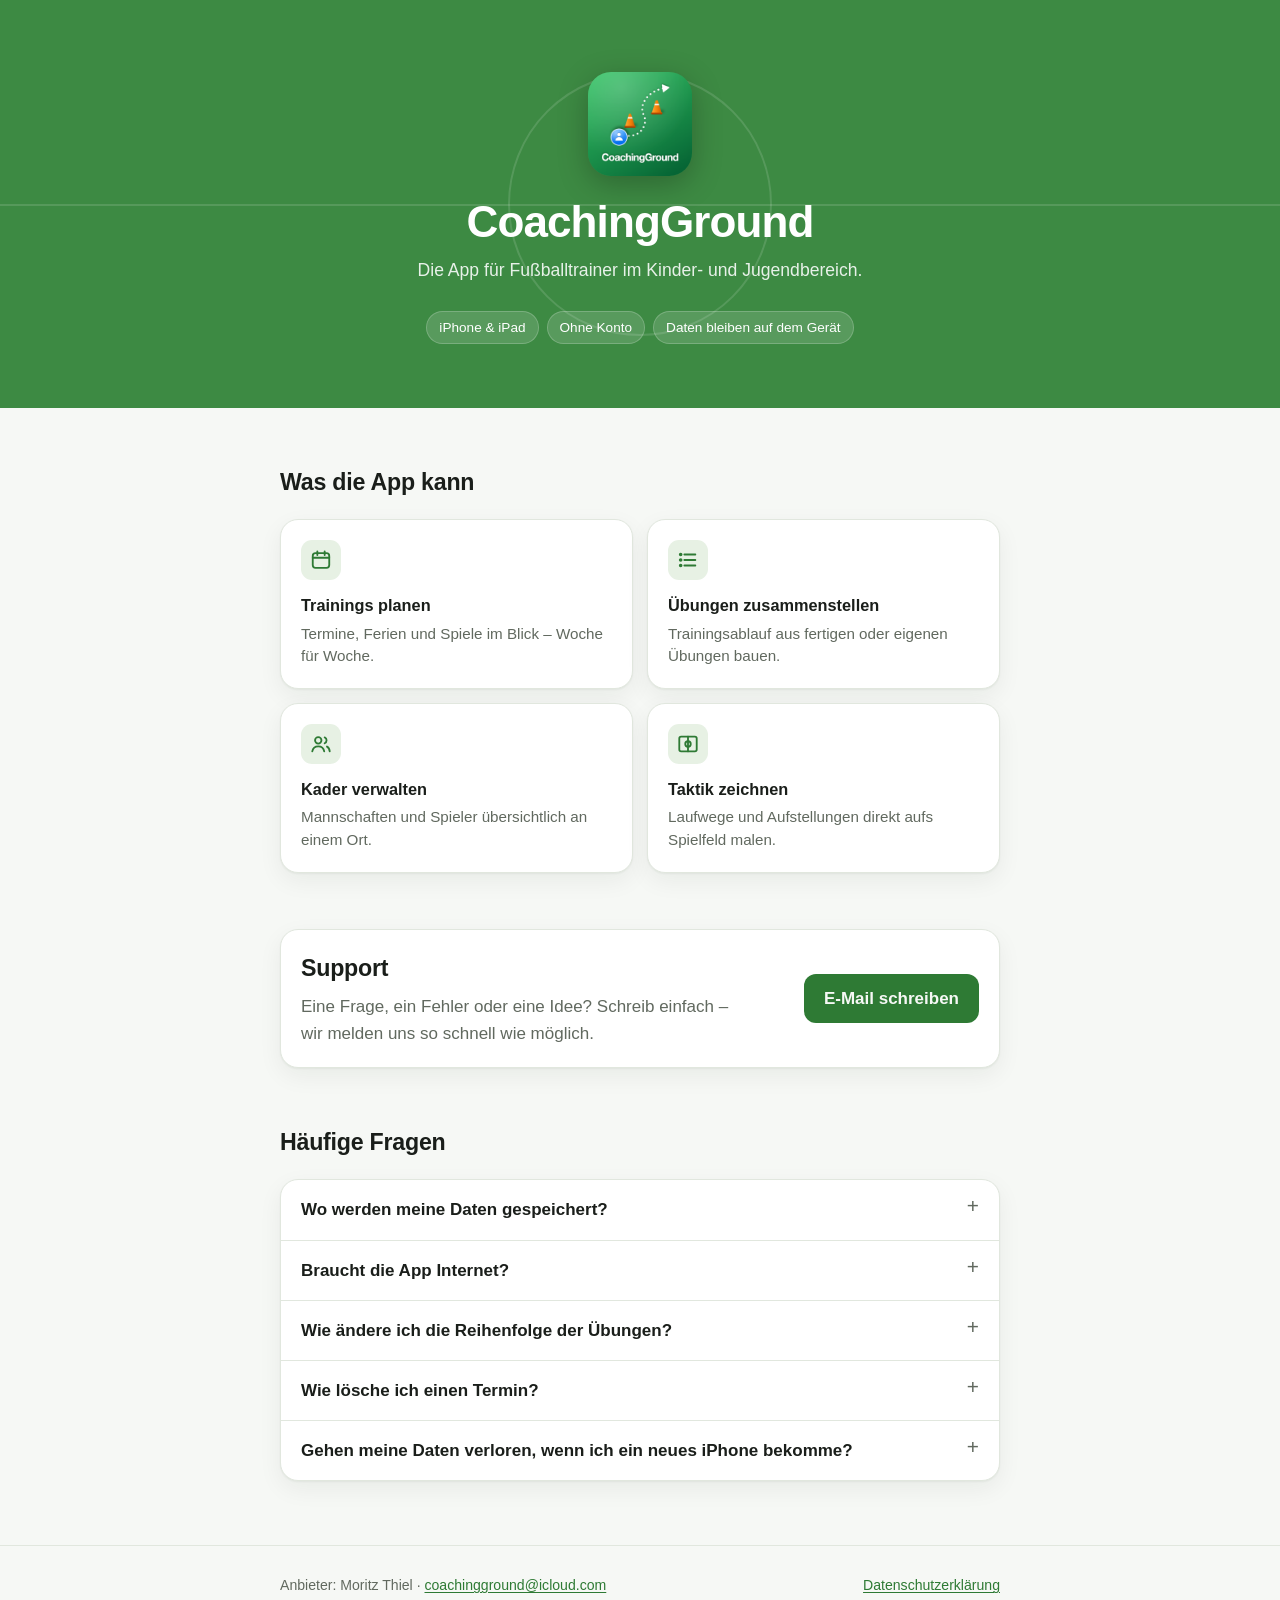
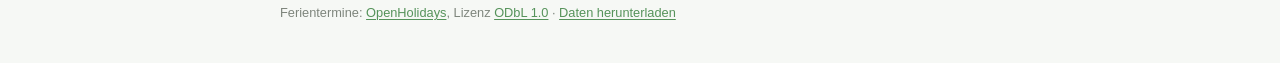
<file: index.html>
<!DOCTYPE html>
<html lang="de">
<head>
<meta charset="utf-8">
<meta name="viewport" content="width=device-width, initial-scale=1">
<title>CoachingGround – Die App für Fußballtrainer</title>
<meta name="description" content="Trainings planen, Übungen zusammenstellen, Kader verwalten – für Trainer im Kinder- und Jugendfußball.">
<link rel="icon" href="icon.png">
<link rel="apple-touch-icon" href="icon.png">
<link rel="stylesheet" href="style.css">
</head>
<body>

<header class="hero">
  <img class="app-icon" src="icon.png" alt="App-Icon von CoachingGround">
  <h1>CoachingGround</h1>
  <p>Die App für Fußballtrainer im Kinder- und Jugendbereich.</p>
  <div class="badges">
    <span>iPhone &amp; iPad</span>
    <span>Ohne Konto</span>
    <span>Daten bleiben auf dem Gerät</span>
  </div>
</header>

<main class="wrap">

  <section>
    <h2>Was die App kann</h2>
    <div class="features">
      <div class="card feature">
        <div class="ic"><svg viewBox="0 0 24 24" fill="none" stroke="currentColor" stroke-width="2" stroke-linecap="round" stroke-linejoin="round"><rect x="3" y="4.5" width="18" height="16" rx="3"/><path d="M3 9.5h18M8 2.5v4M16 2.5v4"/></svg></div>
        <h3>Trainings planen</h3>
        <p>Termine, Ferien und Spiele im Blick – Woche für Woche.</p>
      </div>
      <div class="card feature">
        <div class="ic"><svg viewBox="0 0 24 24" fill="none" stroke="currentColor" stroke-width="2" stroke-linecap="round" stroke-linejoin="round"><path d="M8 6h12M8 12h12M8 18h12"/><circle cx="4" cy="6" r="1"/><circle cx="4" cy="12" r="1"/><circle cx="4" cy="18" r="1"/></svg></div>
        <h3>Übungen zusammenstellen</h3>
        <p>Trainingsablauf aus fertigen oder eigenen Übungen bauen.</p>
      </div>
      <div class="card feature">
        <div class="ic"><svg viewBox="0 0 24 24" fill="none" stroke="currentColor" stroke-width="2" stroke-linecap="round" stroke-linejoin="round"><circle cx="9" cy="8" r="3.5"/><path d="M2.5 20c.6-3.4 3.2-5.5 6.5-5.5s5.9 2.1 6.5 5.5"/><path d="M16 4.8a3.5 3.5 0 0 1 0 6.4M18.5 14.8c1.6.8 2.7 2.5 3 5.2"/></svg></div>
        <h3>Kader verwalten</h3>
        <p>Mannschaften und Spieler übersichtlich an einem Ort.</p>
      </div>
      <div class="card feature">
        <div class="ic"><svg viewBox="0 0 24 24" fill="none" stroke="currentColor" stroke-width="2" stroke-linecap="round" stroke-linejoin="round"><rect x="2.5" y="4" width="19" height="16" rx="2"/><path d="M12 4v16"/><circle cx="12" cy="12" r="3"/></svg></div>
        <h3>Taktik zeichnen</h3>
        <p>Laufwege und Aufstellungen direkt aufs Spielfeld malen.</p>
      </div>
    </div>
  </section>

  <section>
    <div class="card support">
      <div>
        <h2>Support</h2>
        <p>Eine Frage, ein Fehler oder eine Idee? Schreib einfach – wir melden uns so schnell wie möglich.</p>
      </div>
      <a class="button" href="mailto:coachingground@icloud.com">E-Mail schreiben</a>
    </div>
  </section>

  <section>
    <h2>Häufige Fragen</h2>
    <div class="card faq">
      <details>
        <summary>Wo werden meine Daten gespeichert?</summary>
        <p>Nur auf deinem Gerät. CoachingGround hat keinen Server und kein Benutzerkonto. Mehr dazu in der <a href="datenschutz.html">Datenschutzerklärung</a>.</p>
      </details>
      <details>
        <summary>Braucht die App Internet?</summary>
        <p>Nein. CoachingGround funktioniert komplett offline – auch die Schulferien aller Bundesländer sind fest eingebaut.</p>
      </details>
      <details>
        <summary>Wie ändere ich die Reihenfolge der Übungen?</summary>
        <p>Im Trainingsablauf eine Übung gedrückt halten und an die neue Stelle ziehen – oder über das Menü „Nach oben“ / „Nach unten“ verschieben.</p>
      </details>
      <details>
        <summary>Wie lösche ich einen Termin?</summary>
        <p>Im Planer den Termin nach links wischen oder gedrückt halten und „Löschen“ wählen.</p>
      </details>
      <details>
        <summary>Gehen meine Daten verloren, wenn ich ein neues iPhone bekomme?</summary>
        <p>Nicht, wenn du das neue Gerät aus einem iCloud- oder Computer-Backup einrichtest – die Daten von CoachingGround sind darin enthalten.</p>
      </details>
    </div>
  </section>

</main>

<footer>
  <div class="wrap">
    <p>Anbieter: Moritz Thiel · <a href="mailto:coachingground@icloud.com">coachingground@icloud.com</a></p>
    <p><a href="datenschutz.html">Datenschutzerklärung</a></p>
    <p class="credits">Ferientermine: <a href="https://www.openholidaysapi.org">OpenHolidays</a>, Lizenz <a href="https://opendatacommons.org/licenses/odbl/1-0/">ODbL 1.0</a> · <a href="ferien.json">Daten herunterladen</a></p>
  </div>
</footer>

</body>
</html>
</file>
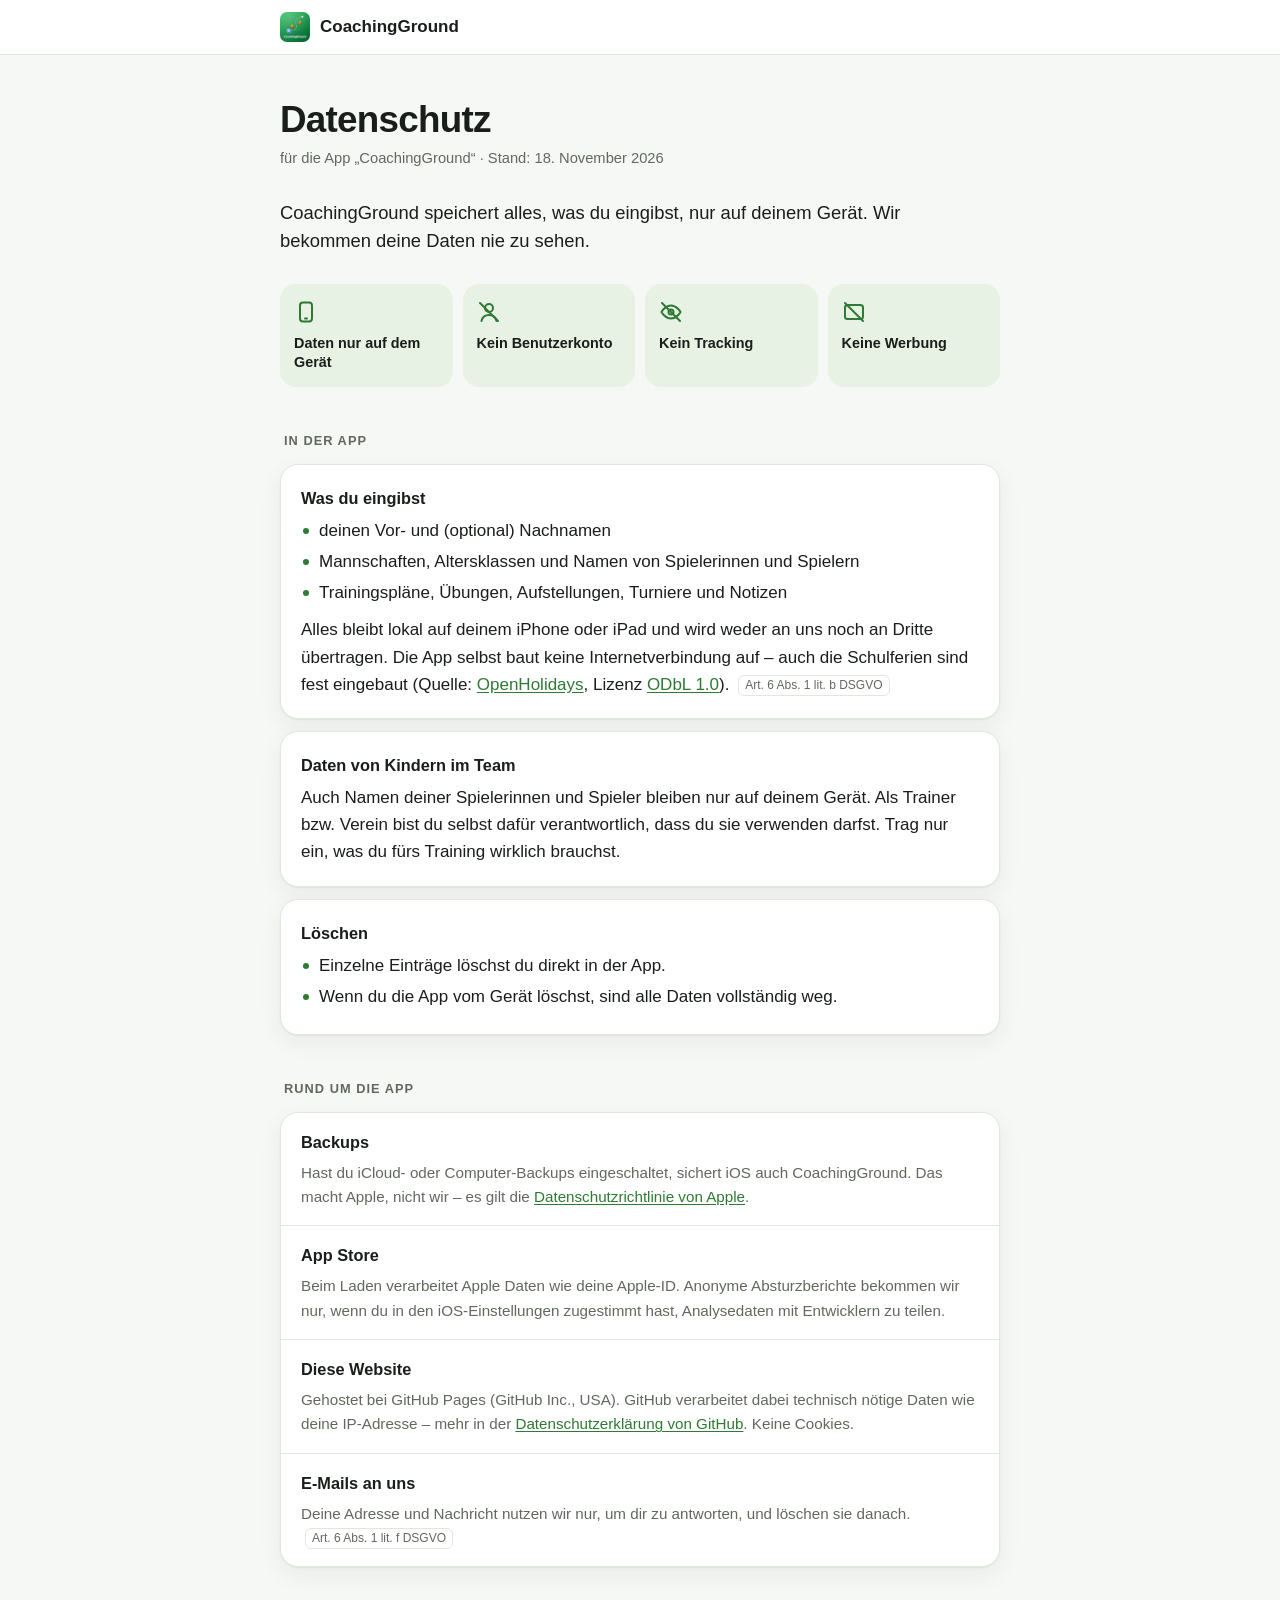
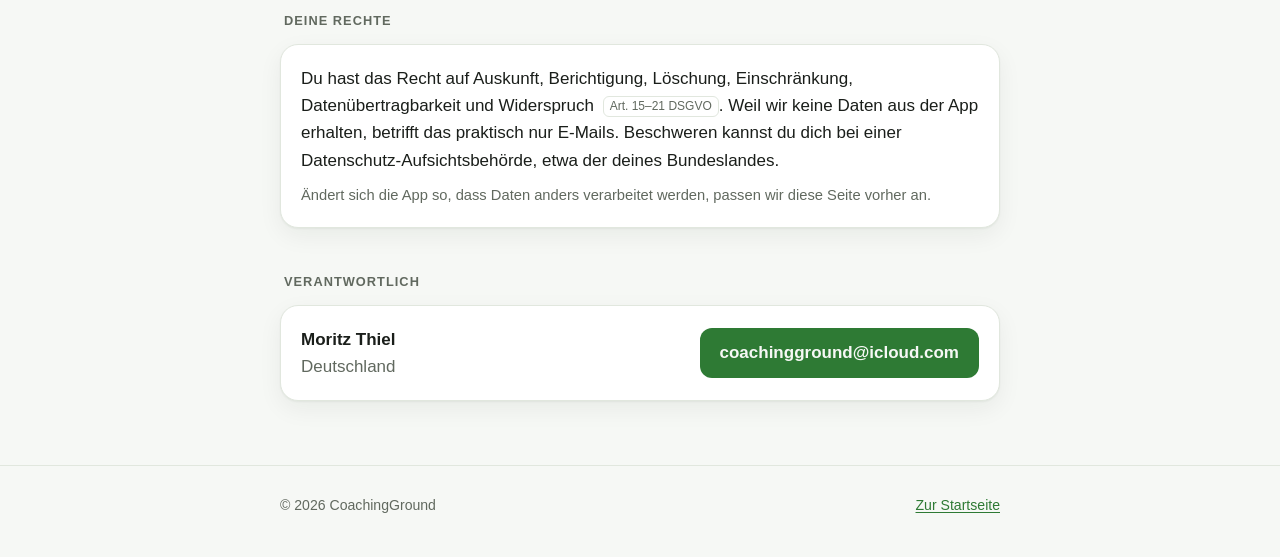
<file: datenschutz.html>
<!DOCTYPE html>
<html lang="de">
<head>
<meta charset="utf-8">
<meta name="viewport" content="width=device-width, initial-scale=1">
<title>Datenschutz – CoachingGround</title>
<link rel="icon" href="icon.png">
<link rel="stylesheet" href="style.css">
</head>
<body>
<div class="topbar"><div class="wrap"><img src="icon.png" alt=""><a href="index.html">CoachingGround</a></div></div>

<main class="wrap doc">
  <h1>Datenschutz</h1>
  <p class="meta">für die App „CoachingGround“ · Stand: 18. November 2026</p>

  <p class="lead">CoachingGround speichert alles, was du eingibst, nur auf deinem Gerät. Wir bekommen deine Daten nie zu sehen.</p>

  <div class="tiles">
    <div class="tile">
      <svg viewBox="0 0 24 24" fill="none" stroke="currentColor" stroke-width="2" stroke-linecap="round" stroke-linejoin="round"><rect x="6" y="2.5" width="12" height="19" rx="3"/><path d="M11 18.5h2"/></svg>
      <span>Daten nur auf dem Gerät</span>
    </div>
    <div class="tile">
      <svg viewBox="0 0 24 24" fill="none" stroke="currentColor" stroke-width="2" stroke-linecap="round" stroke-linejoin="round"><circle cx="12" cy="8" r="4"/><path d="M4.5 21c.8-3.8 3.8-6 7.5-6s6.7 2.2 7.5 6"/><path d="M3 3l18 18"/></svg>
      <span>Kein Benutzerkonto</span>
    </div>
    <div class="tile">
      <svg viewBox="0 0 24 24" fill="none" stroke="currentColor" stroke-width="2" stroke-linecap="round" stroke-linejoin="round"><path d="M2.5 12s3.5-6.5 9.5-6.5 9.5 6.5 9.5 6.5-3.5 6.5-9.5 6.5S2.5 12 2.5 12z"/><circle cx="12" cy="12" r="2.5"/><path d="M3 3l18 18"/></svg>
      <span>Kein Tracking</span>
    </div>
    <div class="tile">
      <svg viewBox="0 0 24 24" fill="none" stroke="currentColor" stroke-width="2" stroke-linecap="round" stroke-linejoin="round"><rect x="3" y="5" width="18" height="14" rx="2.5"/><path d="M3 3l18 18"/></svg>
      <span>Keine Werbung</span>
    </div>
  </div>

  <h2>In der App</h2>

  <div class="card block">
    <h3>Was du eingibst</h3>
    <ul>
      <li>deinen Vor- und (optional) Nachnamen</li>
      <li>Mannschaften, Altersklassen und Namen von Spielerinnen und Spielern</li>
      <li>Trainingspläne, Übungen, Aufstellungen, Turniere und Notizen</li>
    </ul>
    <p>Alles bleibt lokal auf deinem iPhone oder iPad und wird weder an uns noch an Dritte übertragen. Die App selbst baut keine Internetverbindung auf – auch die Schulferien sind fest eingebaut (Quelle: <a href="https://www.openholidaysapi.org">OpenHolidays</a>, Lizenz <a href="https://opendatacommons.org/licenses/odbl/1-0/">ODbL 1.0</a>). <span class="law">Art. 6 Abs. 1 lit. b DSGVO</span></p>
  </div>

  <div class="card block">
    <h3>Daten von Kindern im Team</h3>
    <p>Auch Namen deiner Spielerinnen und Spieler bleiben nur auf deinem Gerät. Als Trainer bzw. Verein bist du selbst dafür verantwortlich, dass du sie verwenden darfst. Trag nur ein, was du fürs Training wirklich brauchst.</p>
  </div>

  <div class="card block">
    <h3>Löschen</h3>
    <ul>
      <li>Einzelne Einträge löschst du direkt in der App.</li>
      <li>Wenn du die App vom Gerät löschst, sind alle Daten vollständig weg.</li>
    </ul>
  </div>

  <h2>Rund um die App</h2>

  <div class="card list">
    <div class="row">
      <h3>Backups</h3>
      <p>Hast du iCloud- oder Computer-Backups eingeschaltet, sichert iOS auch CoachingGround. Das macht Apple, nicht wir – es gilt die <a href="https://www.apple.com/de/legal/privacy/">Datenschutzrichtlinie von Apple</a>.</p>
    </div>
    <div class="row">
      <h3>App Store</h3>
      <p>Beim Laden verarbeitet Apple Daten wie deine Apple-ID. Anonyme Absturzberichte bekommen wir nur, wenn du in den iOS-Einstellungen zugestimmt hast, Analysedaten mit Entwicklern zu teilen.</p>
    </div>
    <div class="row">
      <h3>Diese Website</h3>
      <p>Gehostet bei GitHub Pages (GitHub Inc., USA). GitHub verarbeitet dabei technisch nötige Daten wie deine IP-Adresse – mehr in der <a href="https://docs.github.com/de/site-policy/privacy-policies/github-general-privacy-statement">Datenschutzerklärung von GitHub</a>. Keine Cookies.</p>
    </div>
    <div class="row">
      <h3>E-Mails an uns</h3>
      <p>Deine Adresse und Nachricht nutzen wir nur, um dir zu antworten, und löschen sie danach. <span class="law">Art. 6 Abs. 1 lit. f DSGVO</span></p>
    </div>
  </div>

  <h2>Deine Rechte</h2>

  <div class="card block">
    <p>Du hast das Recht auf Auskunft, Berichtigung, Löschung, Einschränkung, Datenübertragbarkeit und Widerspruch <span class="law">Art. 15–21 DSGVO</span>. Weil wir keine Daten aus der App erhalten, betrifft das praktisch nur E-Mails. Beschweren kannst du dich bei einer Datenschutz-Aufsichtsbehörde, etwa der deines Bundeslandes.</p>
    <p class="muted">Ändert sich die App so, dass Daten anders verarbeitet werden, passen wir diese Seite vorher an.</p>
  </div>

  <h2>Verantwortlich</h2>

  <div class="card contact-card">
    <div>
      <strong>Moritz Thiel</strong>
      <p>Deutschland</p>
    </div>
    <a class="button" href="mailto:coachingground@icloud.com">coachingground@icloud.com</a>
  </div>
</main>

<footer>
  <div class="wrap">
    <p>© 2026 CoachingGround</p>
    <p><a href="index.html">Zur Startseite</a></p>
  </div>
</footer>
</body>
</html>
</file>
<file: style.css>
:root {
  --bg: #f6f8f5;
  --surface: #ffffff;
  --text: #1a1e1a;
  --muted: #61695f;
  --line: #e1e7de;
  --accent: #2e7a34;
  --accent-soft: #e7f1e4;
  --pitch: #3d8a43;
  --shadow: 0 1px 2px rgba(20, 40, 20, .05), 0 8px 24px rgba(20, 40, 20, .06);
}

@media (prefers-color-scheme: dark) {
  :root {
    --bg: #0f1210;
    --surface: #181d19;
    --text: #e9ede8;
    --muted: #98a397;
    --line: #262e27;
    --accent: #7ccc80;
    --accent-soft: #1d2a1e;
    --pitch: #2c5f30;
    --shadow: 0 1px 2px rgba(0, 0, 0, .3);
  }
}

* { box-sizing: border-box; }

body {
  margin: 0;
  background: var(--bg);
  color: var(--text);
  font: 17px/1.6 -apple-system, BlinkMacSystemFont, "SF Pro Text", "Segoe UI", Roboto, sans-serif;
  -webkit-font-smoothing: antialiased;
}

a { color: var(--accent); text-underline-offset: 2px; }

.wrap {
  max-width: 760px;
  margin: 0 auto;
  padding: 0 20px;
}

/* ---------- Kopfbereich ---------- */

.hero {
  position: relative;
  overflow: hidden;
  text-align: center;
  padding: 72px 20px 64px;
  background: var(--pitch);
  color: #fff;
}

/* dezente Spielfeld-Linien */
.hero::before,
.hero::after {
  content: "";
  position: absolute;
  pointer-events: none;
  border: 2px solid rgba(255, 255, 255, .13);
}
.hero::before {
  width: 260px;
  height: 260px;
  border-radius: 50%;
  left: 50%;
  top: 50%;
  transform: translate(-50%, -50%);
}
.hero::after {
  left: -2px;
  right: -2px;
  top: 50%;
  border-width: 2px 0 0;
}

.hero > * { position: relative; z-index: 1; }

.app-icon {
  width: 104px;
  height: 104px;
  border-radius: 23px;
  box-shadow: 0 8px 30px rgba(0, 0, 0, .25);
  display: block;
  margin: 0 auto 22px;
}

.hero h1 {
  font-size: clamp(1.5rem, 9vw, 2.75rem);
  line-height: 1.1;
  overflow-wrap: anywhere;
  letter-spacing: -0.02em;
  margin: 0 0 10px;
}

.hero p {
  font-size: 1.1rem;
  margin: 0 auto;
  max-width: 30em;
  color: rgba(255, 255, 255, .88);
}

.badges {
  margin-top: 26px;
  display: flex;
  gap: 8px;
  justify-content: center;
  flex-wrap: wrap;
}
.badges span {
  font-size: .85rem;
  padding: 5px 12px;
  border-radius: 999px;
  background: rgba(255, 255, 255, .14);
  border: 1px solid rgba(255, 255, 255, .2);
}

/* ---------- Abschnitte ---------- */

section { padding: 56px 0 0; }

h2 {
  font-size: 1.45rem;
  letter-spacing: -0.01em;
  margin: 0 0 18px;
}

.features {
  display: grid;
  grid-template-columns: repeat(2, 1fr);
  gap: 14px;
}
@media (max-width: 560px) {
  .features { grid-template-columns: 1fr; }
}

.card {
  background: var(--surface);
  border: 1px solid var(--line);
  border-radius: 18px;
  padding: 20px;
  box-shadow: var(--shadow);
}

.feature .ic {
  width: 40px;
  height: 40px;
  border-radius: 11px;
  background: var(--accent-soft);
  color: var(--accent);
  display: grid;
  place-items: center;
  margin-bottom: 12px;
}
.feature .ic svg { width: 22px; height: 22px; }
.feature h3 { font-size: 1.02rem; margin: 0 0 4px; }
.feature p { margin: 0; color: var(--muted); font-size: .95rem; line-height: 1.5; }

/* Support */
.support {
  display: flex;
  gap: 20px;
  align-items: center;
  justify-content: space-between;
  flex-wrap: wrap;
}
.support p { margin: 0; color: var(--muted); max-width: 26em; }
.support h2 { margin-bottom: 6px; }

.button {
  display: inline-block;
  background: var(--accent);
  color: var(--bg);
  text-decoration: none;
  font-weight: 600;
  padding: 11px 20px;
  border-radius: 12px;
  white-space: nowrap;
}
.button:hover { filter: brightness(1.08); }

/* Fragen */
.faq { padding: 0; overflow: hidden; }
.faq details { border-top: 1px solid var(--line); }
.faq details:first-child { border-top: 0; }
.faq summary {
  cursor: pointer;
  list-style: none;
  padding: 16px 20px;
  font-weight: 600;
  display: flex;
  justify-content: space-between;
  gap: 16px;
}
.faq summary::-webkit-details-marker { display: none; }
.faq summary::after {
  content: "+";
  color: var(--muted);
  font-weight: 400;
  font-size: 1.3rem;
  line-height: 1;
  transition: transform .2s;
}
.faq details[open] summary::after { transform: rotate(45deg); }
.faq details p { margin: 0; padding: 0 20px 18px; color: var(--muted); }

/* Fußzeile */
footer {
  margin-top: 64px;
  padding: 28px 0 40px;
  border-top: 1px solid var(--line);
  color: var(--muted);
  font-size: .88rem;
}
footer .wrap { display: flex; flex-wrap: wrap; gap: 6px 24px; justify-content: space-between; }
footer p { margin: 0; }
footer .credits { flex-basis: 100%; font-size: .8rem; opacity: .8; }

/* ---------- Datenschutzseite ---------- */

.topbar {
  border-bottom: 1px solid var(--line);
  background: var(--surface);
}
.topbar .wrap {
  display: flex;
  align-items: center;
  gap: 10px;
  padding-top: 12px;
  padding-bottom: 12px;
}
.topbar img { width: 30px; height: 30px; border-radius: 7px; }
.topbar a {
  color: var(--text);
  text-decoration: none;
  font-weight: 600;
}

.doc { padding-top: 44px; }
.doc h1 {
  font-size: clamp(1.8rem, 5vw, 2.3rem);
  letter-spacing: -0.02em;
  line-height: 1.15;
  margin: 0 0 6px;
}
.doc .meta { color: var(--muted); font-size: .92rem; margin: 0 0 28px; }
.doc h2 {
  font-size: .8rem;
  text-transform: uppercase;
  letter-spacing: .08em;
  color: var(--muted);
  font-weight: 600;
  margin: 44px 0 12px 4px;
}
.doc h3 { font-size: 1.02rem; margin: 0 0 6px; }
.doc p { margin: 0; }
.doc .card + .card { margin-top: 12px; }

.lead { font-size: 1.15rem; line-height: 1.55; max-width: 34em; }

.tiles {
  display: grid;
  grid-template-columns: repeat(4, 1fr);
  gap: 10px;
  margin-top: 28px;
}
.tile {
  background: var(--accent-soft);
  color: var(--accent);
  border-radius: 16px;
  padding: 16px 14px;
  display: flex;
  flex-direction: column;
  gap: 10px;
  font-weight: 600;
  font-size: .9rem;
  line-height: 1.3;
}
.tile svg { width: 24px; height: 24px; }
.tile span { color: var(--text); }
@media (max-width: 640px) {
  .tiles { grid-template-columns: repeat(2, 1fr); }
}

.block ul {
  margin: 0 0 10px;
  padding: 0;
  list-style: none;
}
.block li {
  position: relative;
  padding-left: 18px;
  margin: 4px 0;
}
.block li::before {
  content: "";
  position: absolute;
  left: 2px;
  top: .65em;
  width: 6px;
  height: 6px;
  border-radius: 50%;
  background: var(--accent);
}
.block p + p { margin-top: 10px; }
.block ul:last-child { margin-bottom: 0; }
.block p { color: var(--text); }
.muted { color: var(--muted) !important; font-size: .92rem; }

.law {
  display: inline-block;
  font-size: .75rem;
  color: var(--muted);
  border: 1px solid var(--line);
  border-radius: 6px;
  padding: 0 6px;
  margin-left: 4px;
  white-space: nowrap;
  vertical-align: 1px;
}

.list { padding: 0; }
.list .row { padding: 16px 20px; }
.list .row + .row { border-top: 1px solid var(--line); }
.list .row p { color: var(--muted); font-size: .95rem; }

.contact-card {
  display: flex;
  align-items: center;
  justify-content: space-between;
  gap: 16px;
  flex-wrap: wrap;
}
.contact-card p { color: var(--muted); }
</file>
